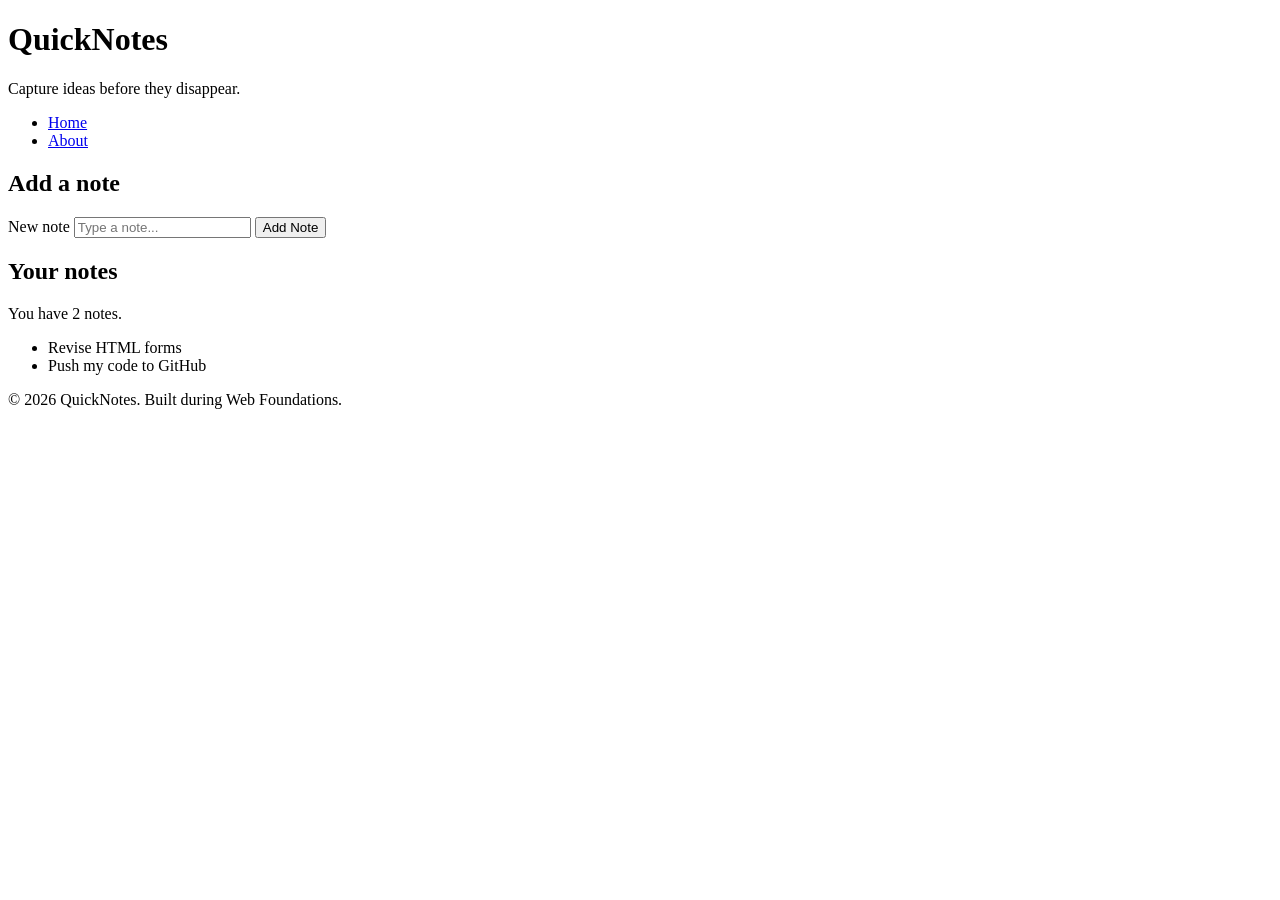
<file: web-foundations-days/day-1/index.html>
<!DOCTYPE html>
<html lang="en">
  <head>
    <meta charset="UTF-8" />
    <meta name="viewport" content="width=device-width, initial-scale=1.0" />
    <title>QuickNotes</title>
  </head>
  <body>
    <header>
      <h1>QuickNotes</h1>
      <p>Capture ideas before they disappear.</p>

      <nav>
        <ul>
          <li><a href="index.html">Home</a></li>
          <li><a href="about.html">About</a></li>
        </ul>
      </nav>
    </header>

    <main>
      <section>
        <h2>Add a note</h2>
        <form id="note-form">
          <label for="note-input">New note</label>
          <input
            type="text"
            id="note-input"
            name="note"
            placeholder="Type a note..."
            required
          />
          <button type="submit">Add Note</button>
        </form>
      </section>

      <section>
        <h2>Your notes</h2>
        <p id="note-count">You have 2 notes.</p>
        <ul id="notes-list">
          <li>Revise HTML forms</li>
          <li>Push my code to GitHub</li>
        </ul>
      </section>
    </main>

    <footer>
      <p>&copy; 2026 QuickNotes. Built during Web Foundations.</p>
    </footer>
  </body>
</html>
</file>
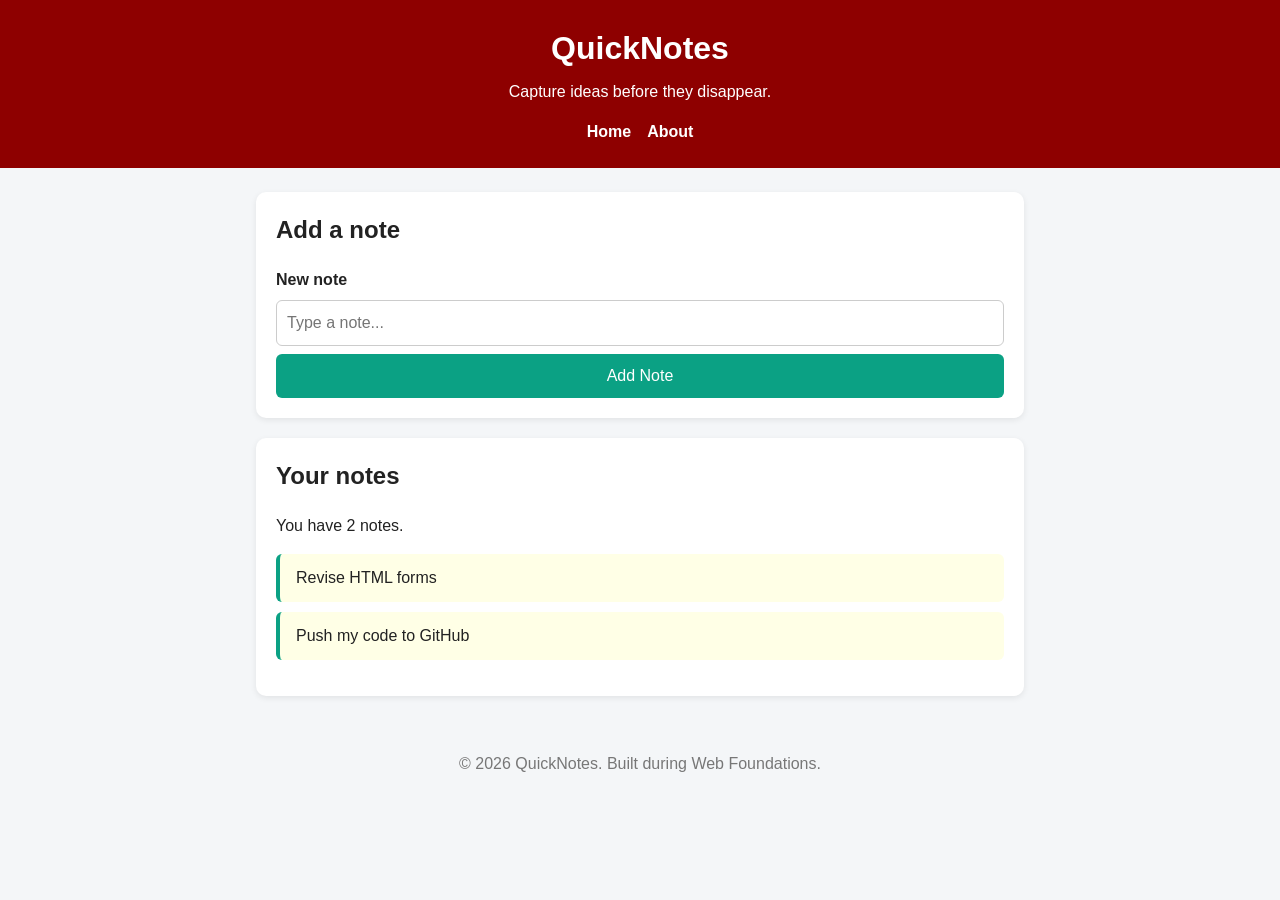
<file: web-foundations-days/day-2/index.html>
<!DOCTYPE html>
<html lang="en">
  <head>
    <meta charset="UTF-8" />
    <meta name="viewport" content="width=device-width, initial-scale=1.0" />
    <title>QuickNotes</title>
    <link rel="stylesheet" href="style.css" />
  </head>
  <body>
    <header>
      <h1>QuickNotes</h1>
      <p>Capture ideas before they disappear.</p>

      <nav>
        <ul>
          <li><a href="index.html">Home</a></li>
          <li><a href="about.html">About</a></li>
        </ul>
      </nav>
    </header>

    <main>
      <section>
        <h2>Add a note</h2>
        <form id="note-form">
          <label for="note-input">New note</label>
          <input
            type="text"
            id="note-input"
            name="note"
            placeholder="Type a note..."
            required
          />
          <button type="submit">Add Note</button>
        </form>
      </section>

      <section>
        <h2>Your notes</h2>
        <p id="note-count">You have 2 notes.</p>
        <ul id="notes-list">
          <li class="note">Revise HTML forms</li>
          <li class="note">Push my code to GitHub</li>
        </ul>
      </section>
    </main>

    <footer>
      <p>&copy; 2026 QuickNotes. Built during Web Foundations.</p>
    </footer>
  </body>
</html>
</file>
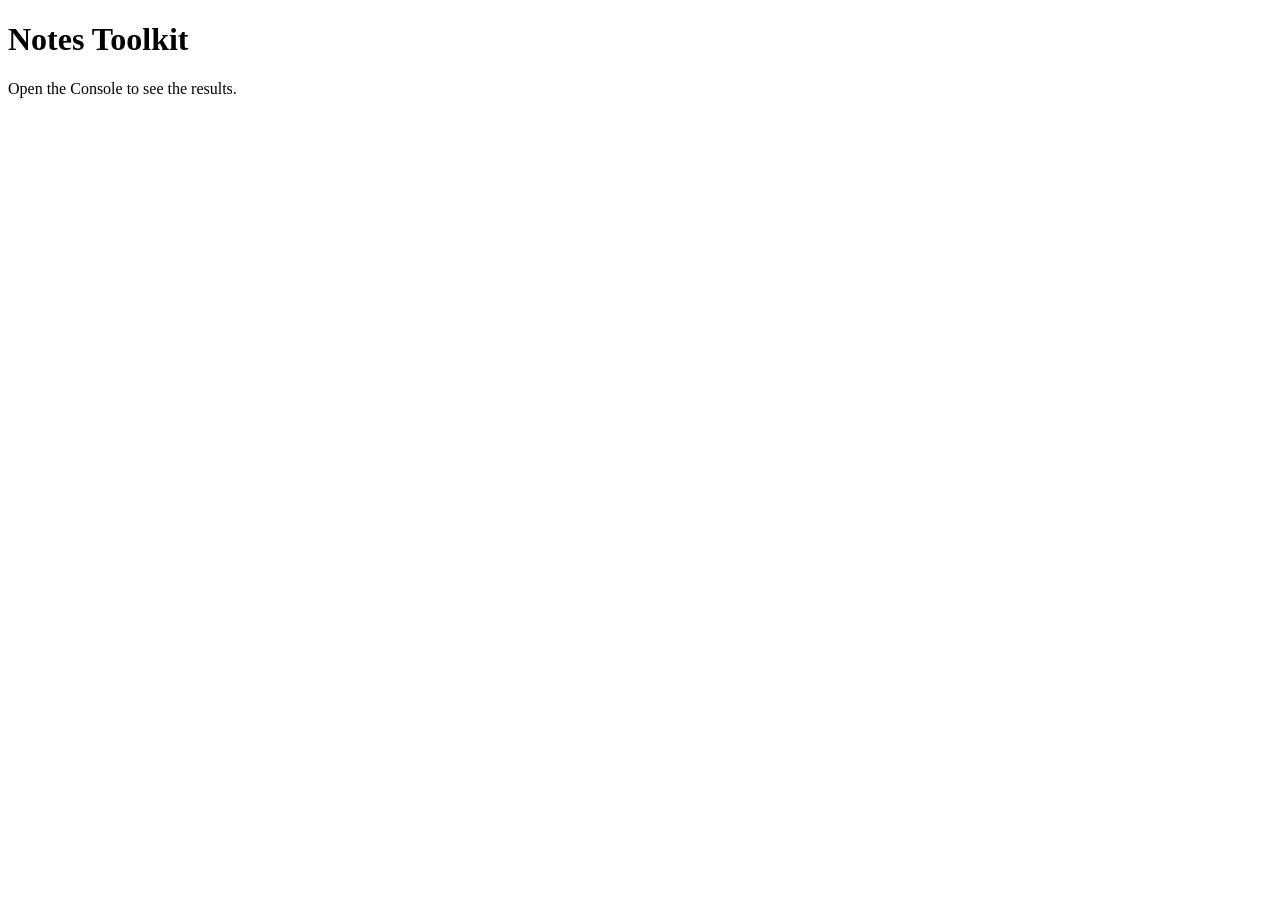
<file: web-foundations-days/day-3/index.html>
<!DOCTYPE html>
<html lang="en">
  <head>
    <meta charset="UTF-8" />
    <meta name="viewport" content="width=device-width, initial-scale=1.0" />
    <title>Notes Toolkit</title>
    <script src="script.js" defer></script>
  </head>
  <body>
    <h1>Notes Toolkit</h1>
    <p>Open the Console to see the results.</p>
  </body>
</html>
</file>
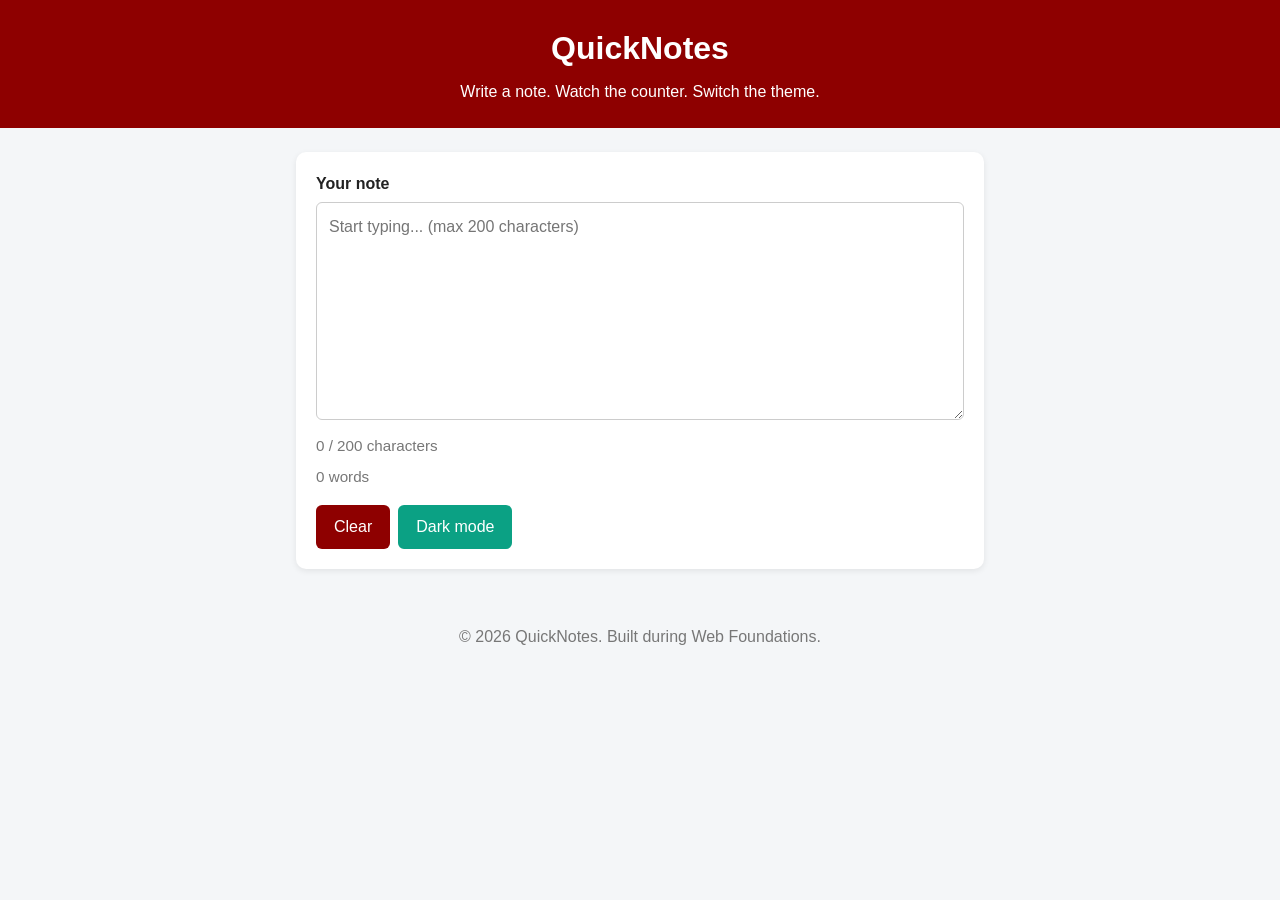
<file: web-foundations-days/day-4/index.html>
<!DOCTYPE html>
<html lang="en">
  <head>
    <meta charset="UTF-8" />
    <meta name="viewport" content="width=device-width, initial-scale=1.0" />
    <title>QuickNotes — Note Editor</title>
    <link rel="stylesheet" href="style.css" />
    <script src="script.js" defer></script>
  </head>
  <body>
    <header>
      <h1>QuickNotes</h1>
      <p>Write a note. Watch the counter. Switch the theme.</p>
    </header>

    <main>
      <section>
        <label for="note-text">Your note</label>

        <textarea
          id="note-text"
          name="note-text"
          rows="8"
          placeholder="Start typing... (max 200 characters)"
        ></textarea>

        <p id="char-count">0 / 200 characters</p>
        <p id="word-count">0 words</p>

        <div class="actions">
          <button id="clear-btn" type="button">Clear</button>
          <button id="theme-toggle" type="button">Dark mode</button>
        </div>
      </section>
    </main>

    <footer>
      <p>&copy; 2026 QuickNotes. Built during Web Foundations.</p>
    </footer>
  </body>
</html>
</file>
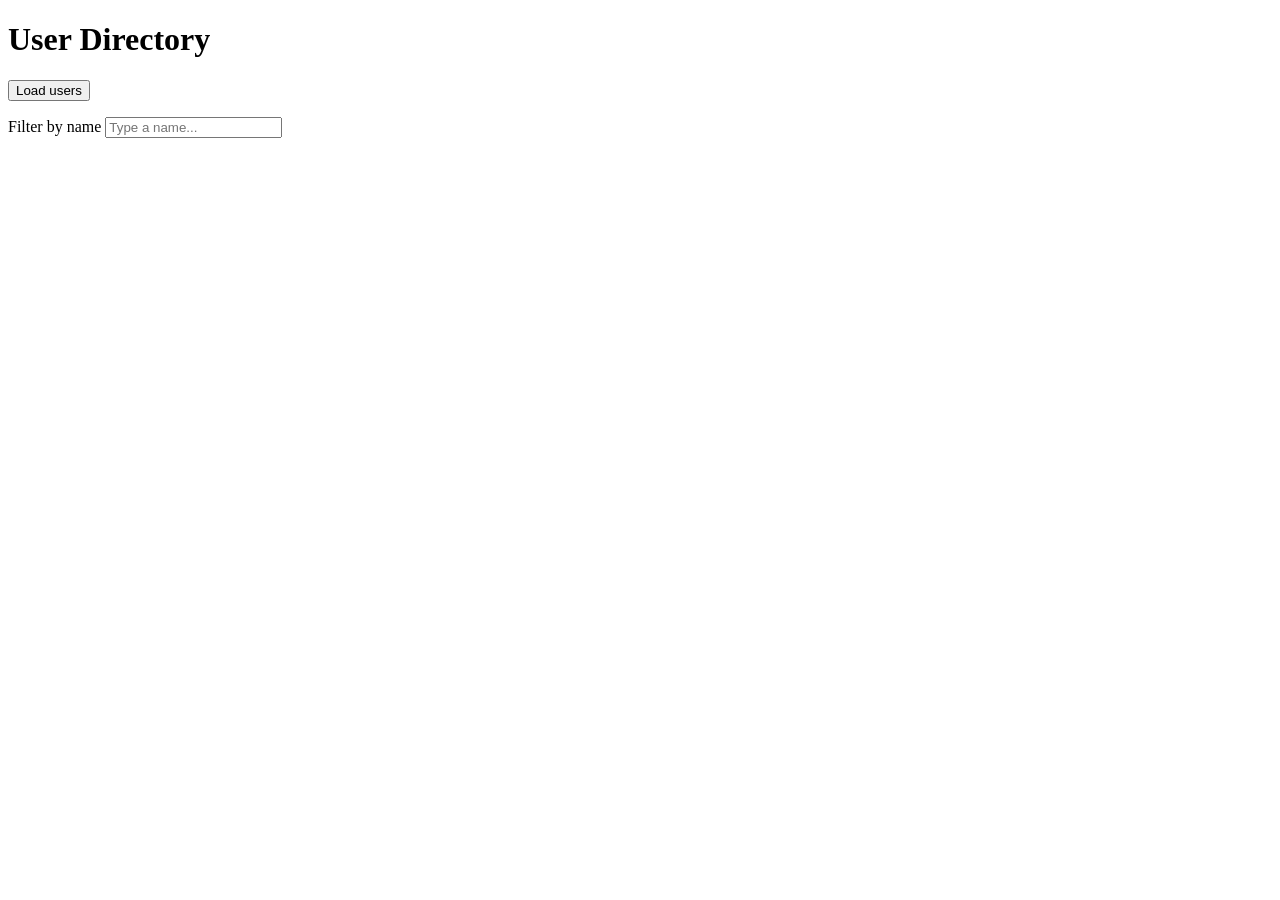
<file: web-foundations-days/day-5/index.html>
<!DOCTYPE html>
<html lang="en">
  <head>
    <meta charset="UTF-8" />
    <meta name="viewport" content="width=device-width, initial-scale=1.0" />
    <title>QuickNotes — User Directory</title>
    <script src="users.js" defer></script>
  </head>
  <body>
    <h1>User Directory</h1>

    <p>
      <button id="load-users" type="button">Load users</button>
    </p>

    <p>
      <label for="filter-input">Filter by name</label>
      <input
        id="filter-input"
        type="text"
        placeholder="Type a name..."
      />
    </p>

    <p id="status"></p>

    <ul id="users-list"></ul>
  </body>
</html>
</file>
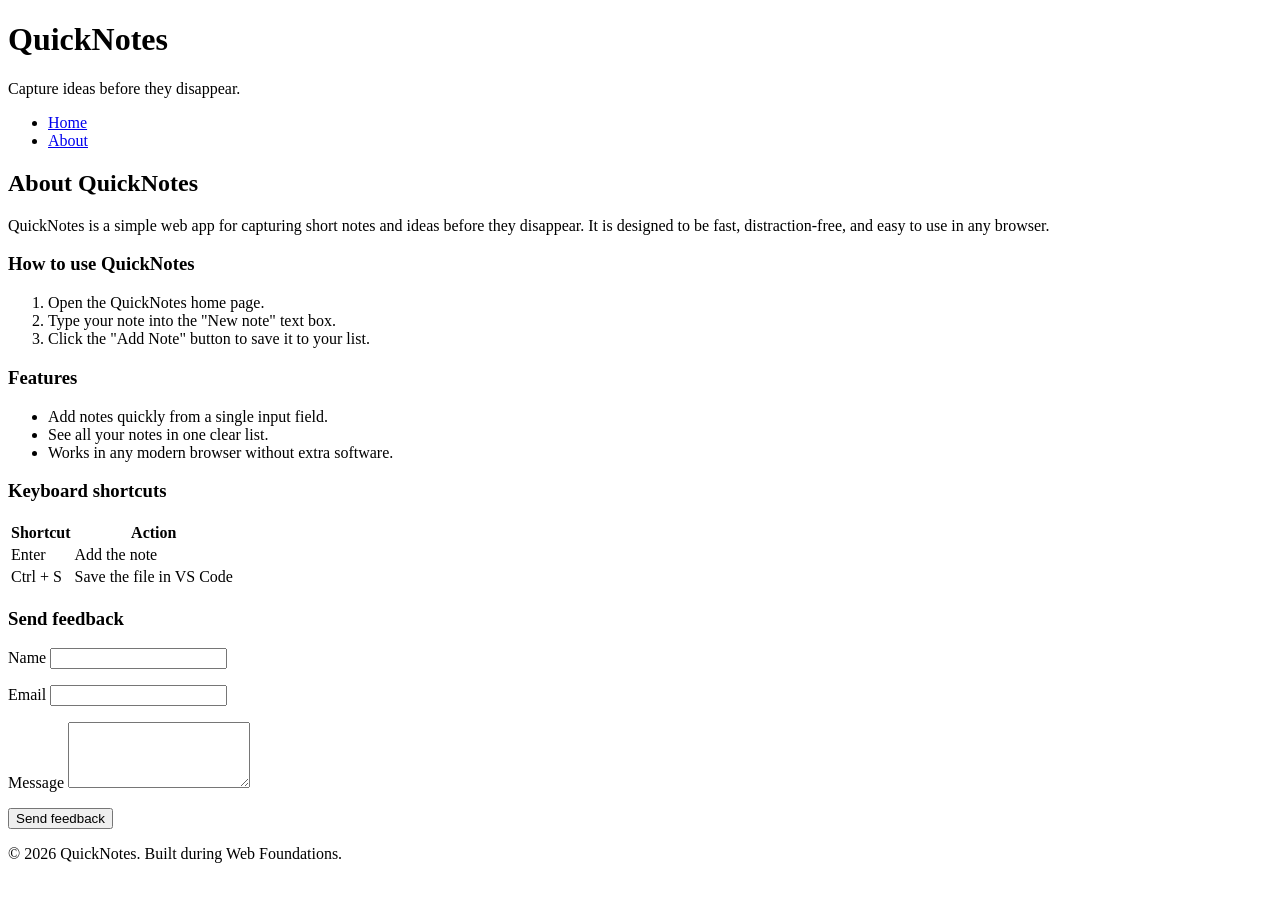
<file: web-foundations-days/day-1/about.html>
<!DOCTYPE html>
<html lang="en">
  <head>
    <meta charset="UTF-8" />
    <meta name="viewport" content="width=device-width, initial-scale=1.0" />
    <title>About QuickNotes</title>
  </head>
  <body>
    <header>
      <h1>QuickNotes</h1>
      <p>Capture ideas before they disappear.</p>

      <nav>
        <ul>
          <li><a href="index.html">Home</a></li>
          <li><a href="about.html">About</a></li>
        </ul>
      </nav>
    </header>

    <main>
      <h2>About QuickNotes</h2>

      <p>
        QuickNotes is a simple web app for capturing short notes and ideas
        before they disappear. It is designed to be fast, distraction-free, and
        easy to use in any browser.
      </p>

      <section>
        <h3>How to use QuickNotes</h3>
        <ol>
          <li>Open the QuickNotes home page.</li>
          <li>Type your note into the "New note" text box.</li>
          <li>Click the "Add Note" button to save it to your list.</li>
        </ol>
      </section>

      <section>
        <h3>Features</h3>
        <ul>
          <li>Add notes quickly from a single input field.</li>
          <li>See all your notes in one clear list.</li>
          <li>Works in any modern browser without extra software.</li>
        </ul>
      </section>

      <section>
        <h3>Keyboard shortcuts</h3>
        <table>
          <thead>
            <tr>
              <th>Shortcut</th>
              <th>Action</th>
            </tr>
          </thead>
          <tbody>
            <tr>
              <td>Enter</td>
              <td>Add the note</td>
            </tr>
            <tr>
              <td>Ctrl + S</td>
              <td>Save the file in VS Code</td>
            </tr>
          </tbody>
        </table>
      </section>

      <section>
        <h3>Send feedback</h3>
        <form>
          <p>
            <label for="feedback-name">Name</label>
            <input type="text" id="feedback-name" name="name" required />
          </p>

          <p>
            <label for="feedback-email">Email</label>
            <input type="email" id="feedback-email" name="email" required />
          </p>

          <p>
            <label for="feedback-message">Message</label>
            <textarea
              id="feedback-message"
              name="message"
              rows="4"
              required
            ></textarea>
          </p>

          <button type="submit">Send feedback</button>
        </form>
      </section>
    </main>

    <footer>
      <p>&copy; 2026 QuickNotes. Built during Web Foundations.</p>
    </footer>
  </body>
</html>
</file>
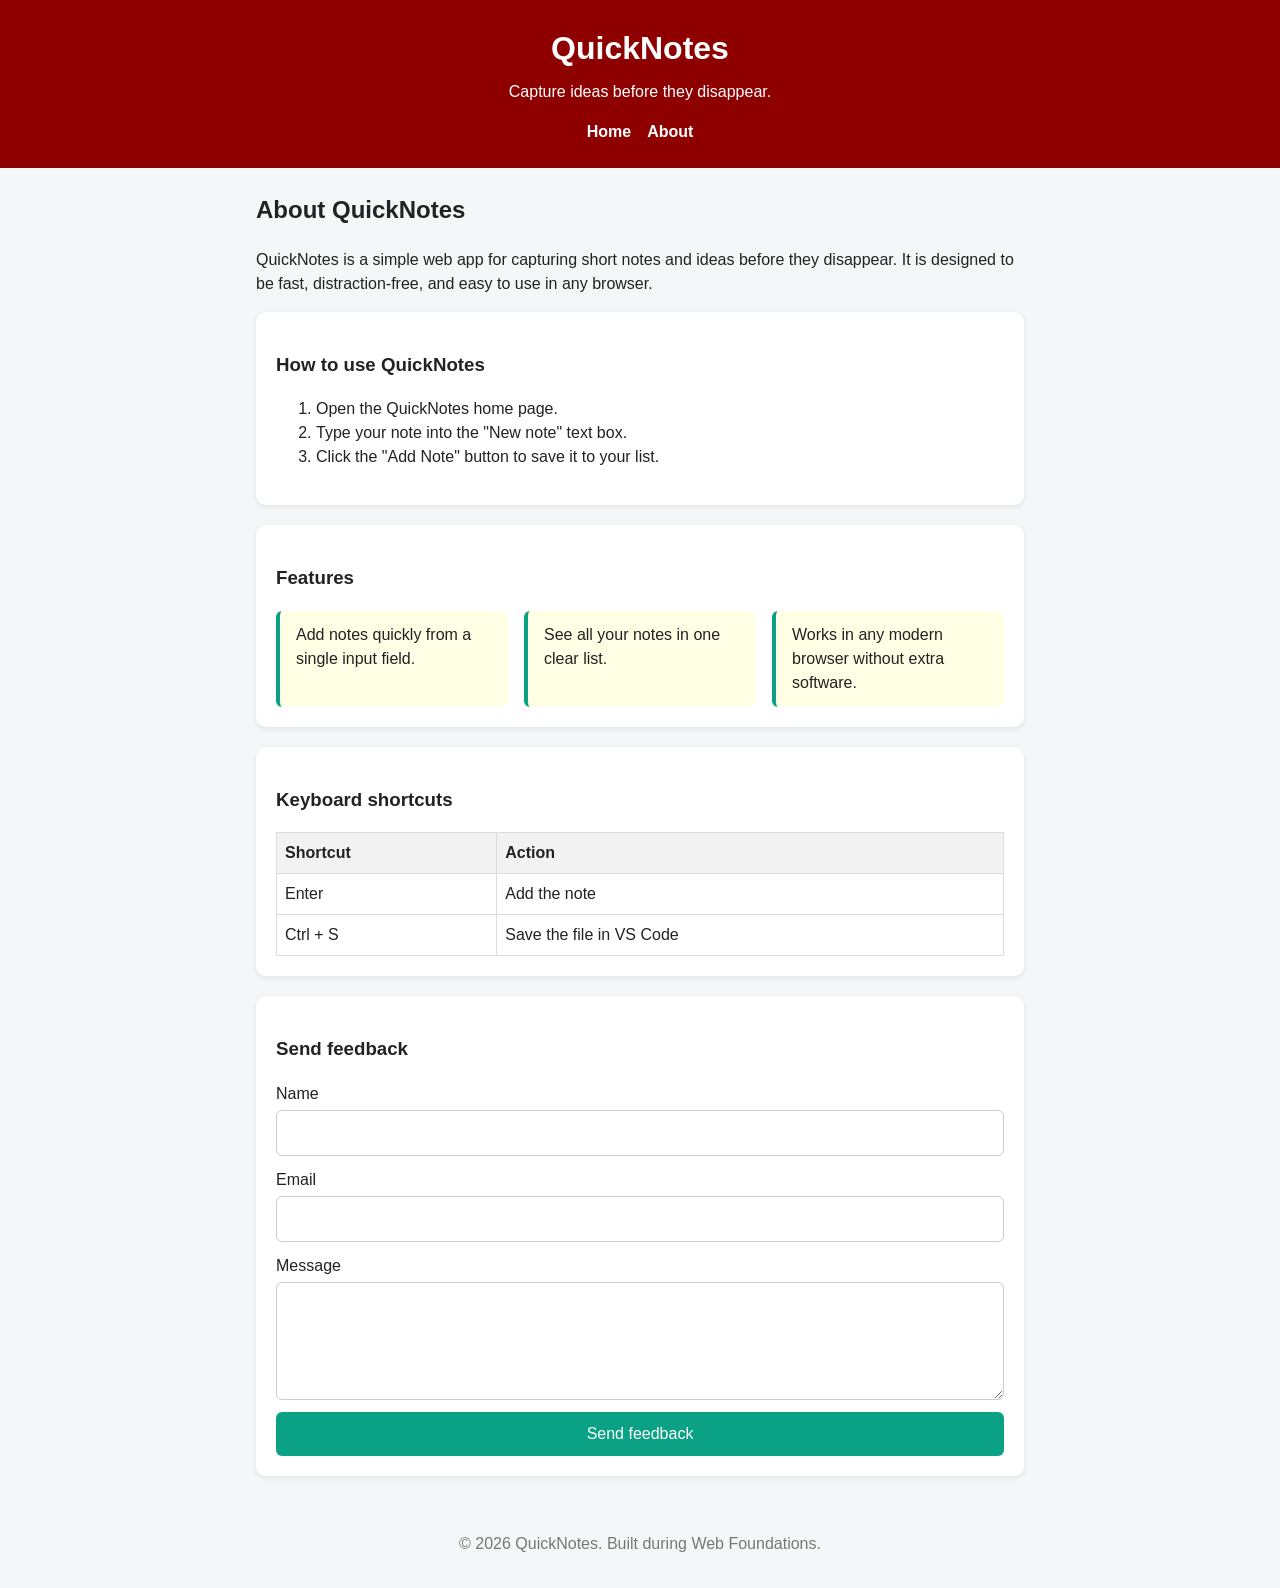
<file: web-foundations-days/day-2/about.html>
<!DOCTYPE html>
<html lang="en">
  <head>
    <meta charset="UTF-8" />
    <meta name="viewport" content="width=device-width, initial-scale=1.0" />
    <title>About QuickNotes</title>
    <link rel="stylesheet" href="style.css" />
  </head>
  <body>
    <header>
      <h1>QuickNotes</h1>
      <p>Capture ideas before they disappear.</p>

      <nav>
        <ul>
          <li><a href="index.html">Home</a></li>
          <li><a href="about.html">About</a></li>
        </ul>
      </nav>
    </header>

    <main>
      <h2>About QuickNotes</h2>

      <p>
        QuickNotes is a simple web app for capturing short notes and ideas
        before they disappear. It is designed to be fast, distraction-free, and
        easy to use in any browser.
      </p>

      <section>
        <h3>How to use QuickNotes</h3>
        <ol>
          <li>Open the QuickNotes home page.</li>
          <li>Type your note into the "New note" text box.</li>
          <li>Click the "Add Note" button to save it to your list.</li>
        </ol>
      </section>

      <section>
        <h3>Features</h3>
        <ul class="features">
          <li>Add notes quickly from a single input field.</li>
          <li>See all your notes in one clear list.</li>
          <li>Works in any modern browser without extra software.</li>
        </ul>
      </section>

      <section>
        <h3>Keyboard shortcuts</h3>
        <table>
          <thead>
            <tr>
              <th>Shortcut</th>
              <th>Action</th>
            </tr>
          </thead>
          <tbody>
            <tr>
              <td>Enter</td>
              <td>Add the note</td>
            </tr>
            <tr>
              <td>Ctrl + S</td>
              <td>Save the file in VS Code</td>
            </tr>
          </tbody>
        </table>
      </section>

      <section>
        <h3>Send feedback</h3>
        <form>
          <p>
            <label for="feedback-name">Name</label>
            <input type="text" id="feedback-name" name="name" required />
          </p>

          <p>
            <label for="feedback-email">Email</label>
            <input type="email" id="feedback-email" name="email" required />
          </p>

          <p>
            <label for="feedback-message">Message</label>
            <textarea
              id="feedback-message"
              name="message"
              rows="4"
              required
            ></textarea>
          </p>

          <button type="submit">Send feedback</button>
        </form>
      </section>
    </main>

    <footer>
      <p>&copy; 2026 QuickNotes. Built during Web Foundations.</p>
    </footer>
  </body>
</html>
</file>
<file: web-foundations-days/day-2/style.css>
/* ============================================================
   1. RESET — make every element size predictably
   ============================================================ */
*,
*::before,
*::after {
  box-sizing: border-box;
}

/* ============================================================
   2. BASE BODY STYLES — page background, font, colour
   ============================================================ */
body {
  margin: 0;
  font-family: "Segoe UI", Arial, sans-serif;
  background-color: #f4f6f8;
  color: #222;
  line-height: 1.5;
}

/* ============================================================
   3. HEADER — dark red bar at the top
   ============================================================ */
header {
  background-color: #8e0000;
  color: white;
  text-align: center;
  padding: 24px 16px;
}

header h1 {
  margin: 0 0 8px 0;
}

header p {
  margin: 0 0 16px 0;
}

/* ============================================================
   4. NAVIGATION — links in a centred row using Flexbox
   ============================================================ */
nav ul {
  display: flex;
  justify-content: center;
  gap: 16px;
  list-style: none;
  padding: 0;
  margin: 0;
}

nav a {
  color: white;
  text-decoration: none;
  font-weight: bold;
}

nav a:hover {
  text-decoration: underline;
  opacity: 0.85;
}

/* ============================================================
   5. MAIN CONTENT — centred, with a maximum width
   ============================================================ */
main {
  max-width: 800px;
  margin: 24px auto;
  padding: 0 16px;
}

section {
  background: white;
  padding: 20px;
  border-radius: 10px;
  margin-bottom: 20px;
  box-shadow: 0 2px 6px rgba(0, 0, 0, 0.08);
}

h2 {
  margin-top: 0;
}

/* ============================================================
   6. FEATURES GRID — responsive cards using CSS Grid
   ============================================================ */
.features {
  display: grid;
  grid-template-columns: repeat(auto-fit, minmax(180px, 1fr));
  gap: 16px;
  list-style: none;
  padding: 0;
  margin: 0;
}

.features li {
  background-color: #ffffe6;
  border-left: 4px solid #0ba184;
  padding: 12px 16px;
  border-radius: 6px;
}

/* ============================================================
   7. NOTES LIST — sticky-note look on the home page
   ============================================================ */
#notes-list {
  list-style: none;
  padding: 0;
}

.note {
  background-color: #ffffe6;
  border-left: 4px solid #0ba184;
  padding: 12px 16px;
  margin-bottom: 10px;
  border-radius: 6px;
}

/* ============================================================
   8. FORM LAYOUT — input and button side by side on the home page
   ============================================================ */
#note-form {
  display: flex;
  flex-wrap: wrap;
  gap: 8px;
}

#note-form label {
  width: 100%;
  font-weight: bold;
}

#note-input {
  flex: 1;
  padding: 10px;
  border: 1px solid #ccc;
  border-radius: 6px;
  font-size: 1rem;
}

/* Feedback form on about.html — stacked vertically */
form {
  display: flex;
  flex-direction: column;
  gap: 12px;
}

form p {
  margin: 0;
  display: flex;
  flex-direction: column;
  gap: 4px;
}

input,
textarea,
select,
button {
  font: inherit;
  padding: 10px;
  border: 1px solid #ccc;
  border-radius: 6px;
  width: 100%;
}

/* ============================================================
   9. BUTTONS — with a smooth hover transition
   ============================================================ */
button {
  background-color: #0ba184;
  color: white;
  border: none;
  padding: 10px 18px;
  border-radius: 6px;
  font-size: 1rem;
  cursor: pointer;
  transition: background-color 0.2s ease, transform 0.2s ease;
}

button:hover {
  background-color: #088a70;
  transform: translateY(-2px);
}

/* ============================================================
   10. TABLE — borders and padding on cells
   ============================================================ */
table {
  width: 100%;
  border-collapse: collapse;
}

th,
td {
  border: 1px solid #ddd;
  padding: 8px;
  text-align: left;
}

th {
  background-color: #f2f2f2;
}

/* ============================================================
   11. FOOTER
   ============================================================ */
footer {
  text-align: center;
  color: #777;
  padding: 16px;
}

/* ============================================================
   12. MEDIA QUERY — small screens (phones)
   ============================================================ */
@media (max-width: 600px) {
  header {
    padding: 16px 8px;
  }

  header h1 {
    font-size: 1.5rem;
  }

  #note-form {
    flex-direction: column;
  }
}
</file>
<file: web-foundations-days/day-4/style.css>
/* ============================================================
   1. CSS variables for the LIGHT theme
   ============================================================ */
:root {
  --bg: #f4f6f8;
  --text: #222222;
  --card-bg: #ffffff;
  --header-bg: #8e0000;
  --header-text: #ffffff;
  --primary: #0ba184;
  --primary-hover: #088a70;
  --danger: #8e0000;
  --danger-hover: #6b0000;
  --border: #cccccc;
  --muted: #777777;
  --shadow: rgba(0, 0, 0, 0.08);
}

/* ============================================================
   2. Dark theme — only redefines the variables
   ============================================================ */
body.dark {
  --bg: #121212;
  --text: #eaeaea;
  --card-bg: #1e1e1e;
  --header-bg: #3a0000;
  --header-text: #ffffff;
  --border: #444444;
  --muted: #999999;
  --shadow: rgba(0, 0, 0, 0.4);
}

/* ============================================================
   3. Reset
   ============================================================ */
*,
*::before,
*::after {
  box-sizing: border-box;
}

/* ============================================================
   4. Body
   ============================================================ */
body {
  margin: 0;
  font-family: "Segoe UI", Arial, sans-serif;
  background-color: var(--bg);
  color: var(--text);
  line-height: 1.5;
  transition: background-color 0.2s ease, color 0.2s ease;
}

/* ============================================================
   5. Header
   ============================================================ */
header {
  background-color: var(--header-bg);
  color: var(--header-text);
  text-align: center;
  padding: 24px 16px;
}

header h1 {
  margin: 0 0 8px 0;
}

header p {
  margin: 0;
}

/* ============================================================
   6. Main card
   ============================================================ */
main {
  max-width: 720px;
  margin: 24px auto;
  padding: 0 16px;
}

section {
  background: var(--card-bg);
  padding: 20px;
  border-radius: 10px;
  box-shadow: 0 2px 6px var(--shadow);
  transition: background-color 0.2s ease;
}

label {
  display: block;
  font-weight: bold;
  margin-bottom: 6px;
}

/* ============================================================
   7. Textarea
   ============================================================ */
textarea {
  width: 100%;
  padding: 12px;
  font: inherit;
  color: var(--text);
  background-color: var(--card-bg);
  border: 1px solid var(--border);
  border-radius: 6px;
  resize: vertical;
}

textarea:focus {
  outline: 2px solid var(--primary);
  outline-offset: 2px;
}

/* ============================================================
   8. Counters
   ============================================================ */
#char-count,
#word-count {
  margin: 8px 0 0 0;
  color: var(--muted);
  font-size: 0.95rem;
}

/* State classes for the character counter */
.warning {
  color: orange;
}

.over {
  color: red;
  font-weight: bold;
}

/* ============================================================
   9. Buttons
   ============================================================ */
.actions {
  display: flex;
  gap: 8px;
  margin-top: 16px;
  flex-wrap: wrap;
}

button {
  font: inherit;
  padding: 10px 18px;
  border: none;
  border-radius: 6px;
  cursor: pointer;
  transition: background-color 0.2s ease, transform 0.2s ease;
}

#clear-btn {
  background-color: var(--danger);
  color: white;
}

#clear-btn:hover {
  background-color: var(--danger-hover);
  transform: translateY(-2px);
}

#theme-toggle {
  background-color: var(--primary);
  color: white;
}

#theme-toggle:hover {
  background-color: var(--primary-hover);
  transform: translateY(-2px);
}

/* ============================================================
   10. Footer
   ============================================================ */
footer {
  text-align: center;
  color: var(--muted);
  padding: 16px;
}

/* ============================================================
   11. Small screens
   ============================================================ */
@media (max-width: 600px) {
  header {
    padding: 16px 8px;
  }

  header h1 {
    font-size: 1.5rem;
  }

  .actions {
    flex-direction: column;
  }

  button {
    width: 100%;
  }
}
</file>
